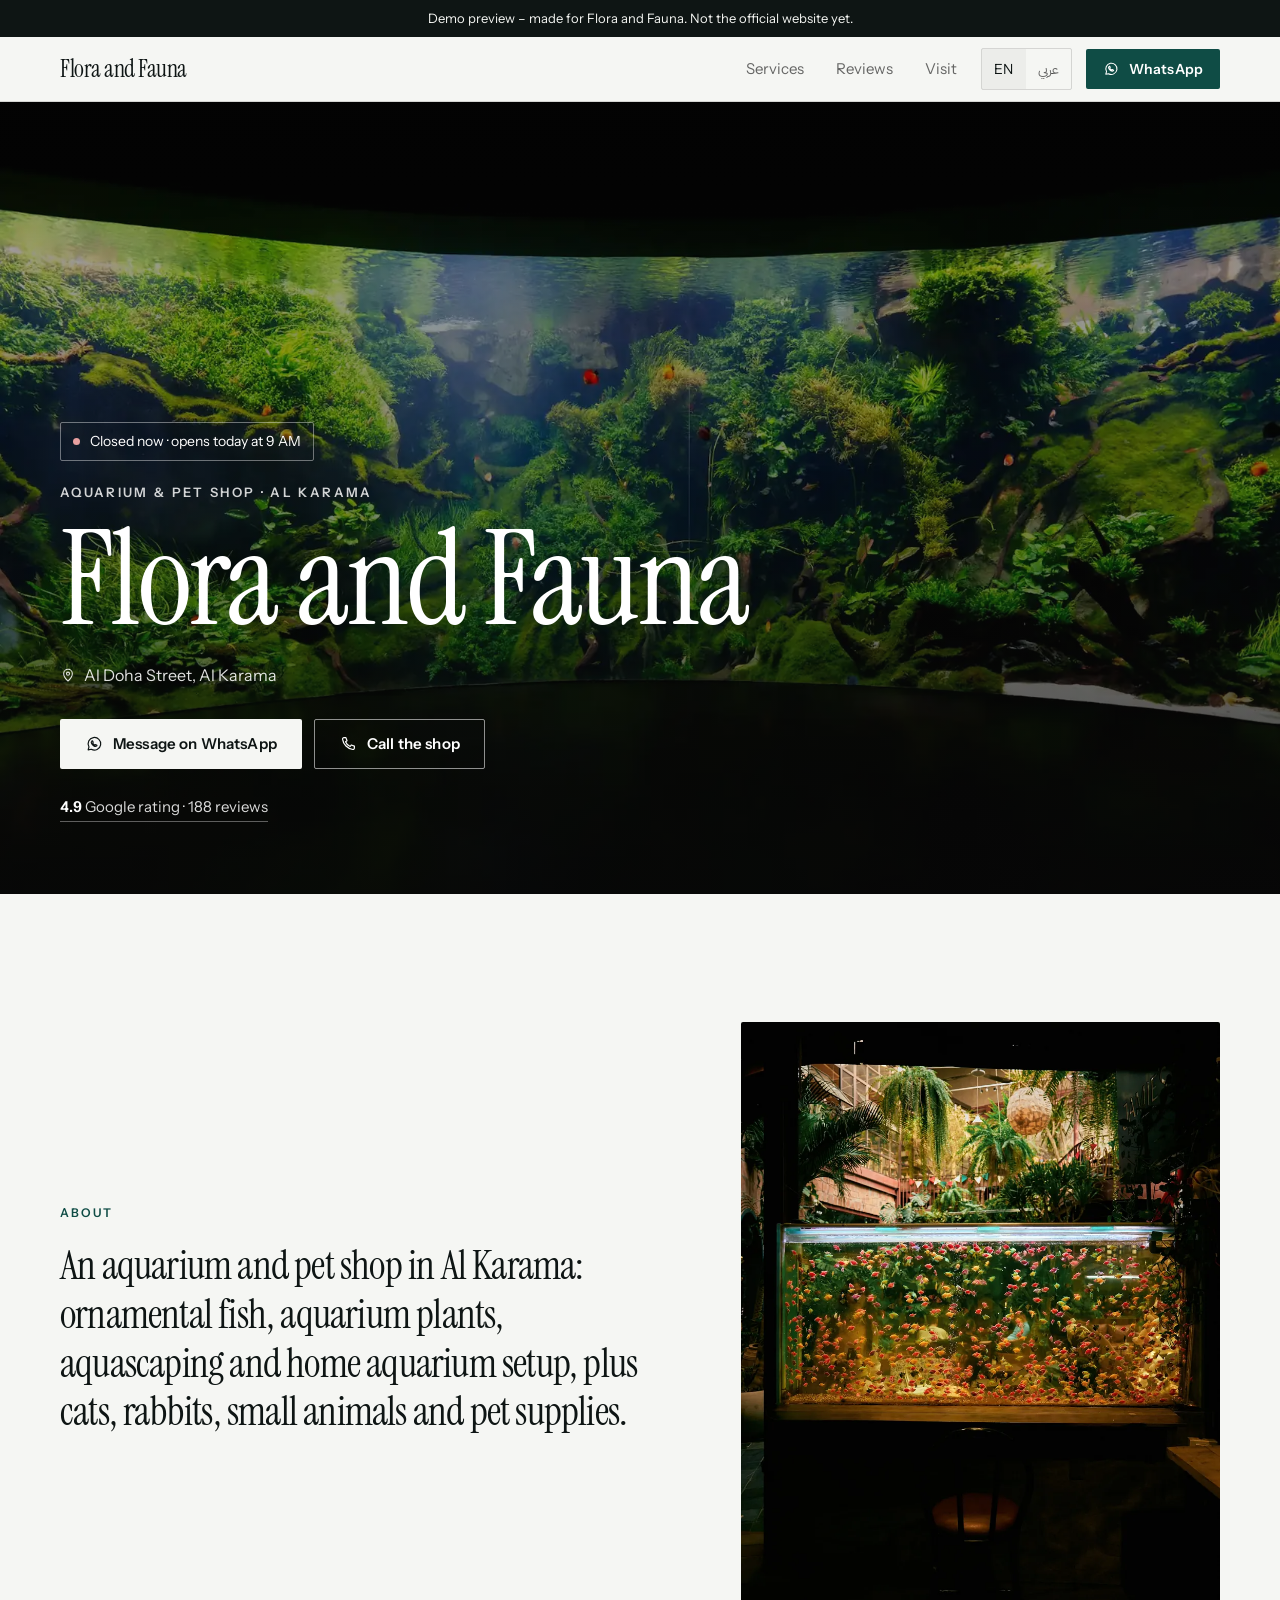
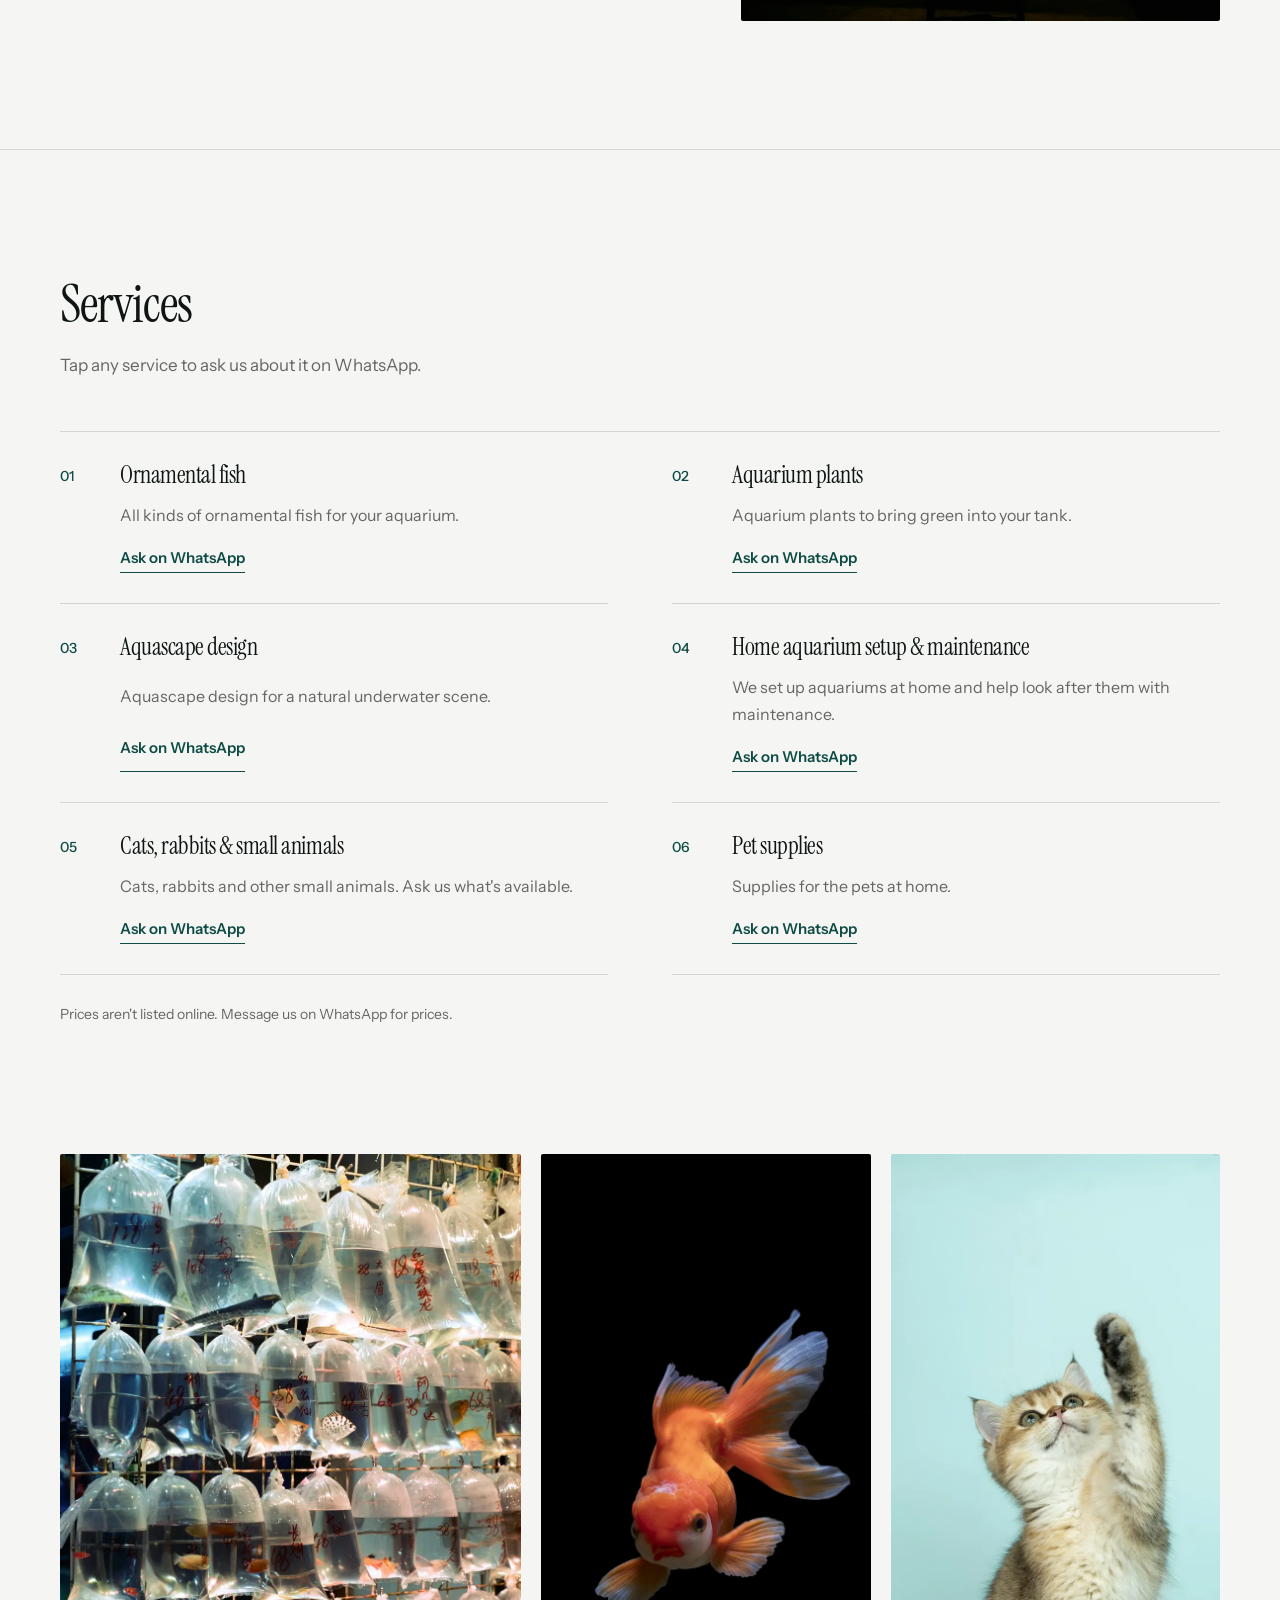
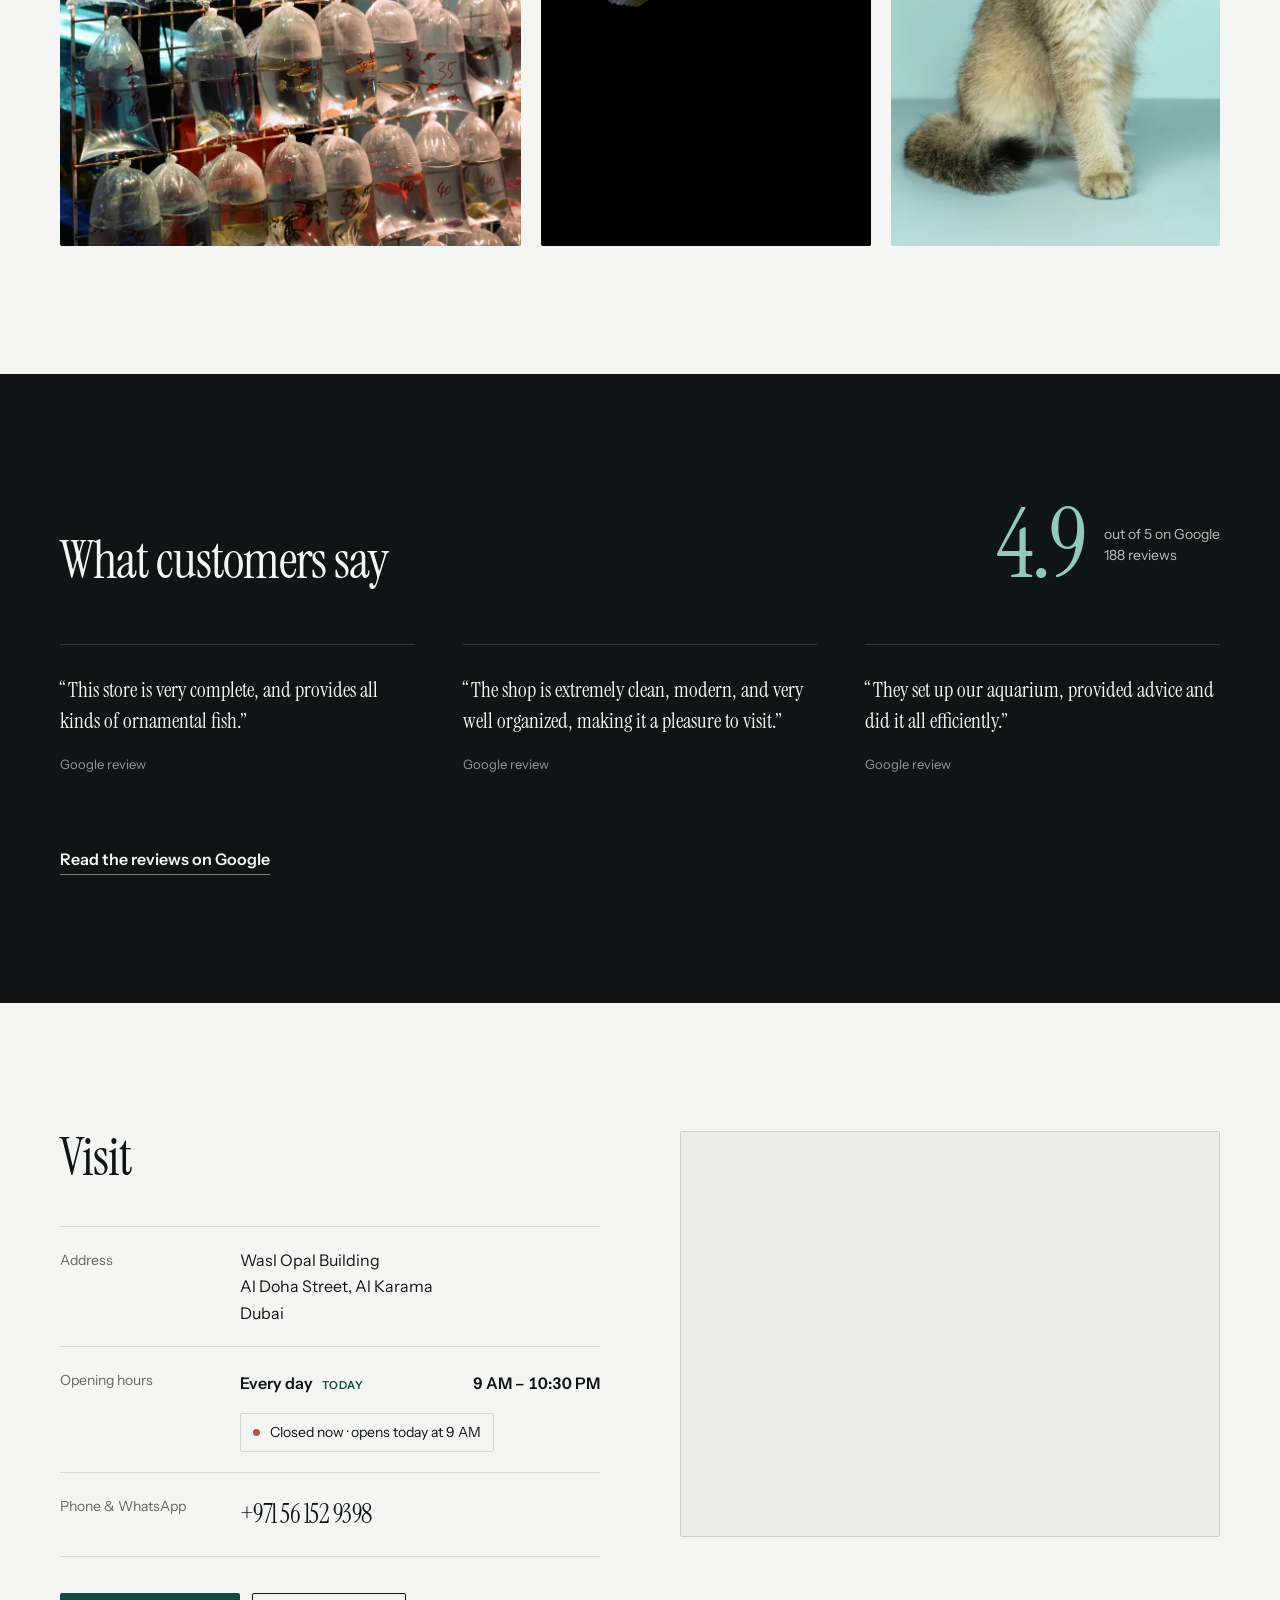
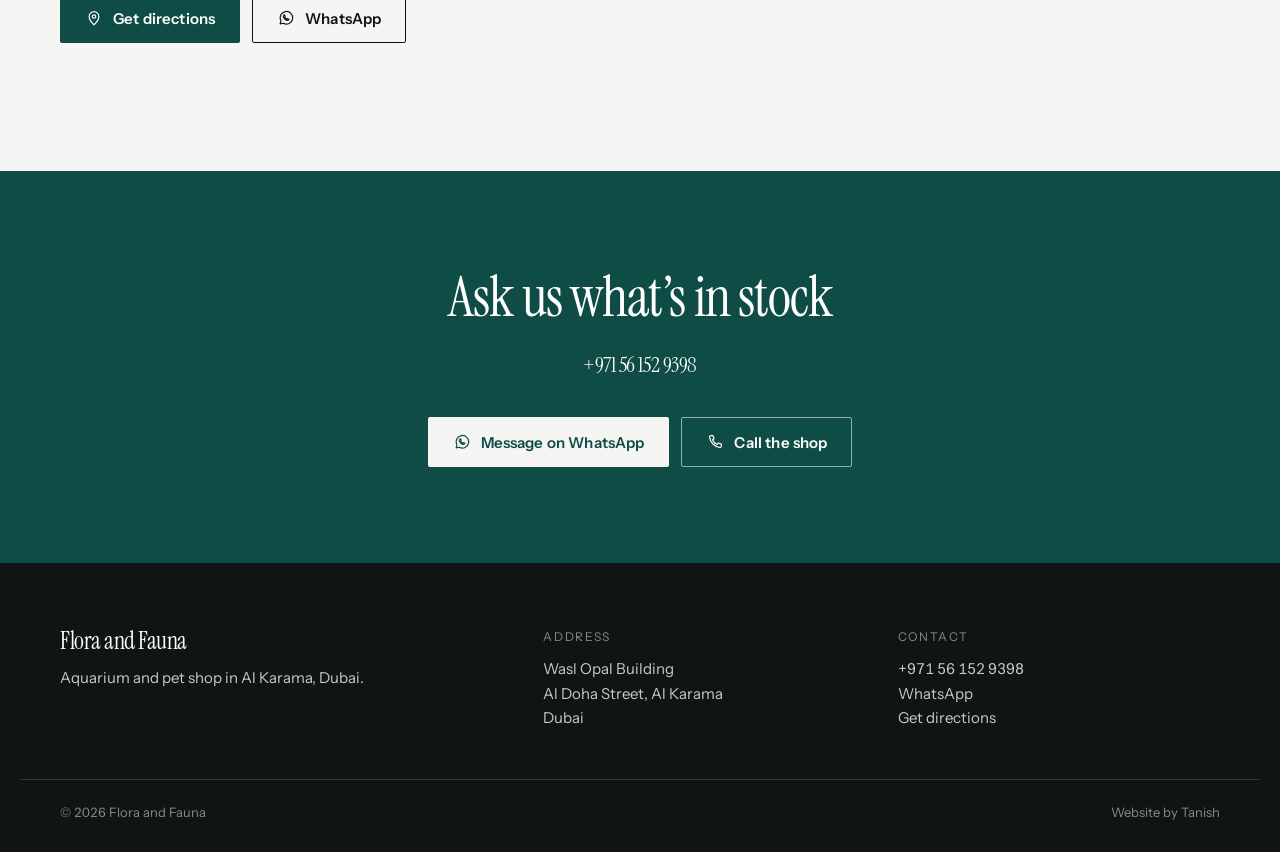
<file: index.html>
<!doctype html>
<html lang="en" dir="ltr">
<head>
  <meta charset="utf-8">
  <meta name="viewport" content="width=device-width, initial-scale=1, viewport-fit=cover">
  <title>Flora and Fauna · Aquarium &amp; pet shop · Al Karama</title>
  <meta name="description" content="An aquarium and pet shop in Al Karama: ornamental fish, aquarium plants, aquascaping and home aquarium setup, plus cats, rabbits, small animals and pet supplies. Rated 4.9 on Google.">
  <meta name="robots" content="noindex">
  <meta name="theme-color" content="#F5F6F3">

  <link rel="icon" href="images/icon.png" type="image/png">
  <link rel="apple-touch-icon" href="images/icon.png">

  <!-- Social sharing (WhatsApp, iMessage, X…). WhatsApp previews don't run JavaScript, so these are plain text. -->
  <meta property="og:type" content="website">
  <meta property="og:site_name" content="Flora and Fauna">
  <meta property="og:title" content="Flora and Fauna · Al Doha Street, Al Karama">
  <meta property="og:description" content="Aquarium &amp; pet shop · Al Karama. 4.9 on Google (188 reviews) · Message on WhatsApp.">
  <meta property="og:url" content="https://tanish0212.github.io/flora-and-fauna-demo/">
  <meta property="og:image" content="https://tanish0212.github.io/flora-and-fauna-demo/images/og-image.jpg">
  <meta property="og:image:secure_url" content="https://tanish0212.github.io/flora-and-fauna-demo/images/og-image.jpg">
  <meta property="og:image:type" content="image/jpeg">
  <meta property="og:image:width" content="1200">
  <meta property="og:image:height" content="630">
  <meta property="og:image:alt" content="Flora and Fauna, Aquarium &amp; pet shop · Al Karama">
  <meta name="twitter:card" content="summary_large_image">
  <meta name="twitter:title" content="Flora and Fauna · Al Doha Street, Al Karama">
  <meta name="twitter:description" content="Aquarium &amp; pet shop · Al Karama. 4.9 on Google (188 reviews) · Message on WhatsApp.">
  <meta name="twitter:image" content="https://tanish0212.github.io/flora-and-fauna-demo/images/og-image.jpg">

  <link rel="preconnect" href="https://fonts.googleapis.com">
  <link rel="preconnect" href="https://fonts.gstatic.com" crossorigin>
  <link rel="preload" as="image" href="images/hero.webp" imagesrcset="images/hero-m.webp 1000w, images/hero.webp 2000w" imagesizes="100vw" fetchpriority="high">
  <link rel="preload" as="style" href="https://fonts.googleapis.com/css2?family=Instrument+Serif:ital@0;1&amp;family=Instrument+Sans:wght@400;500;600&amp;family=IBM+Plex+Sans+Arabic:wght@500;700&amp;display=swap">
  <link rel="stylesheet" href="https://fonts.googleapis.com/css2?family=Instrument+Serif:ital@0;1&amp;family=Instrument+Sans:wght@400;500;600&amp;family=IBM+Plex+Sans+Arabic:wght@500;700&amp;display=swap" media="print" onload="this.media='all'">
  <noscript><link rel="stylesheet" href="https://fonts.googleapis.com/css2?family=Instrument+Serif:ital@0;1&amp;family=Instrument+Sans:wght@400;500;600&amp;family=IBM+Plex+Sans+Arabic:wght@500;700&amp;display=swap"></noscript>
  <link rel="stylesheet" href="style.css">
</head>
<body>
  <a class="skip-link" href="#main" data-t="skip">Skip to content</a>

  <!-- DEMO BANNER: delete this line (or set SHOP.showDemoBanner = false) when the site goes live -->
  <p class="demo-banner" data-t="demoBanner">Demo preview – made for Flora and Fauna. Not the official website yet.</p>

  <header class="site-header">
    <div class="wrap header-inner">
      <a class="wordmark" href="#top" data-t="brandName">Flora and Fauna</a>
      <nav class="nav" data-t-aria="navLabel" aria-label="Main">
        <a href="#services" data-t="navServices">Services</a>
        <a href="#reviews" data-t="navReviews">Reviews</a>
        <a href="#visit" data-t="navVisit">Visit</a>
      </nav>
      <div class="header-actions">
        <div class="lang" role="group" data-t-aria="langLabel" aria-label="Language">
          <button type="button" data-lang="en" lang="en" aria-pressed="true">EN</button>
          <button type="button" data-lang="ar" lang="ar" aria-pressed="false">عربي</button>
        </div>
        <a class="btn btn-solid btn-sm js-wa" href="https://wa.me/971561529398?text=Hello%20Flora%20and%20Fauna%2C%20I%20found%20you%20on%20your%20website%20and%20I%27d%20like%20to%20ask%20about%20your%20services." target="_blank" rel="noopener" data-t-aria="waAria" aria-label="Message Flora and Fauna on WhatsApp">
          <svg class="ico" viewBox="0 0 24 24" width="16" height="16" aria-hidden="true"><use href="#i-wa"/></svg>
          <span class="hide-sm" data-t="waShort">WhatsApp</span>
        </a>
      </div>
    </div>
  </header>

  <main id="main">
    <!-- HERO: full-width photo, shop name over a dark overlay -->
    <section class="hero" id="top" aria-labelledby="hero-title">
      <picture class="hero-photo">
        <source media="(max-width: 700px)" srcset="images/hero-m.webp">
        <img class="js-img" data-img="hero" src="images/hero.webp" alt="A large planted aquarium" width="2000" height="1250" fetchpriority="high">
      </picture>
      <div class="hero-shade" aria-hidden="true"></div>
      <div class="wrap hero-inner">
        <p class="status js-status"><span class="status-dot" aria-hidden="true"></span><span class="status-text"></span></p>
        <p class="hero-kicker" data-t="kicker">Aquarium &amp; pet shop · Al Karama</p>
        <h1 class="hero-name" id="hero-title" data-t="heroName">Flora and Fauna</h1>
        <p class="hero-place">
          <svg class="ico" viewBox="0 0 24 24" width="16" height="16" aria-hidden="true"><use href="#i-pin"/></svg>
          <span data-t="heroPlace">Al Doha Street, Al Karama</span>
        </p>
        <div class="actions">
          <a class="btn btn-light js-wa" href="https://wa.me/971561529398?text=Hello%20Flora%20and%20Fauna%2C%20I%20found%20you%20on%20your%20website%20and%20I%27d%20like%20to%20ask%20about%20your%20services." target="_blank" rel="noopener">
            <svg class="ico" viewBox="0 0 24 24" width="18" height="18" aria-hidden="true"><use href="#i-wa"/></svg>
            <span data-t="waCta">Message on WhatsApp</span><span class="visually-hidden js-newtab"></span>
          </a>
          <a class="btn btn-line-light js-tel" href="tel:+971561529398">
            <svg class="ico" viewBox="0 0 24 24" width="18" height="18" aria-hidden="true"><use href="#i-phone"/></svg>
            <span data-t="callCta">Call us</span>
          </a>
        </div>
        <a class="hero-rating js-reviews" href="https://www.google.com/maps/search/?api=1&amp;query=Flora+and+Fauna+Wasl+Opal+Building+Al+Doha+Street+Al+Karama+Dubai" target="_blank" rel="noopener"><span class="num">4.9</span> <span data-t="ratingShort">Google rating</span> · <span data-t="ratingCount">188 reviews</span><span class="visually-hidden js-newtab"></span></a>
      </div>
    </section>

    <!-- INTRO -->
    <section class="section intro" aria-labelledby="intro-title">
      <div class="wrap intro-grid">
        <div class="intro-copy reveal">
          <p class="label" data-t="introLabel">About</p>
          <h2 class="intro-lead" id="intro-title" data-t="intro">An aquarium and pet shop in Al Karama: ornamental fish, aquarium plants, aquascaping and home aquarium setup, plus cats, rabbits, small animals and pet supplies.</h2>
          <div class="story js-story"></div>
          <dl class="facts js-facts"></dl>
        </div>
        <figure class="intro-photo reveal">
          <img class="js-img" data-img="intro" src="images/photo-1.webp" alt="A lit aquarium full of plants" width="1120" height="1400" loading="lazy" decoding="async">
        </figure>
      </div>
    </section>

    <!-- SERVICES -->
    <section class="section services-section" id="services" aria-labelledby="services-title">
      <div class="wrap">
        <header class="section-head reveal">
          <h2 id="services-title" data-t="servicesTitle">Services</h2>
          <p class="section-intro" data-t="servicesIntro"></p>
        </header>
        <ol class="services js-services" role="list"></ol>
        <p class="note reveal" data-t="quoteNote"></p>
      </div>
    </section>

    <!-- PHOTOS -->
    <section class="gallery" aria-label="Photos">
      <div class="wrap">
        <div class="gallery-grid gallery-grid--3 reveal">
          <img class="js-img" data-img="photo-2" src="images/photo-2.webp" alt="Fish in water-filled bags at an aquarium shop" width="1120" height="1400" loading="lazy" decoding="async">
          <img class="js-img" data-img="photo-3" src="images/photo-3.webp" alt="A goldfish against a dark background" width="1120" height="1400" loading="lazy" decoding="async">
          <img class="js-img" data-img="photo-4" src="images/photo-4.webp" alt="A kitten reaching up" width="1120" height="1400" loading="lazy" decoding="async">
        </div>
      </div>
    </section>

    <!-- REVIEWS -->
    <section class="section reviews-section" id="reviews" aria-labelledby="reviews-title">
      <div class="wrap">
        <div class="reviews-head reveal">
          <div>
            <h2 id="reviews-title" data-t="reviewsTitle">What customers say</h2>
            <p class="reviews-sub js-reviews-sub"></p>
          </div>
          <div class="score">
            <span class="score-value num" lang="en" dir="ltr">4.9</span>
            <span class="score-meta"><span data-t="outOf">out of 5 on Google</span><br><span data-t="ratingCount">188 reviews</span></span>
          </div>
        </div>
        <ul class="reviews js-reviews-list" role="list"></ul>
        <a class="text-link js-reviews reveal" href="https://www.google.com/maps/search/?api=1&amp;query=Flora+and+Fauna+Wasl+Opal+Building+Al+Doha+Street+Al+Karama+Dubai" target="_blank" rel="noopener"><span data-t="readMore">Read the reviews on Google</span><span class="visually-hidden js-newtab"></span></a>
      </div>
    </section>

    <!-- VISIT -->
    <section class="section visit-section" id="visit" aria-labelledby="visit-title">
      <div class="wrap visit-grid">
        <div class="visit-copy reveal">
          <h2 id="visit-title" data-t="visitTitle">Visit</h2>
          <dl class="info">
            <div>
              <dt data-t="addressLabel">Address</dt>
              <dd><address class="js-address"></address></dd>
            </div>
            <div>
              <dt data-t="hoursLabel">Opening hours</dt>
              <dd>
                <table class="hours js-hours"></table>
                <p class="status status--ink js-status"><span class="status-dot" aria-hidden="true"></span><span class="status-text"></span></p>
              </dd>
            </div>
            <div>
              <dt data-t="phoneLabel">Phone &amp; WhatsApp</dt>
              <dd><a class="phone-link js-tel js-phone" href="tel:+971561529398">+971 56 152 9398</a></dd>
            </div>
          </dl>
          <div class="actions">
            <a class="btn btn-solid js-dir" href="https://www.google.com/maps/search/?api=1&amp;query=Flora+and+Fauna+Wasl+Opal+Building+Al+Doha+Street+Al+Karama+Dubai" target="_blank" rel="noopener">
              <svg class="ico" viewBox="0 0 24 24" width="18" height="18" aria-hidden="true"><use href="#i-pin"/></svg>
              <span data-t="directions">Get directions</span><span class="visually-hidden js-newtab"></span>
            </a>
            <a class="btn btn-line js-wa" href="https://wa.me/971561529398?text=Hello%20Flora%20and%20Fauna%2C%20I%20found%20you%20on%20your%20website%20and%20I%27d%20like%20to%20ask%20about%20your%20services." target="_blank" rel="noopener">
              <svg class="ico" viewBox="0 0 24 24" width="18" height="18" aria-hidden="true"><use href="#i-wa"/></svg>
              <span data-t="waShort">WhatsApp</span><span class="visually-hidden js-newtab"></span>
            </a>
          </div>
        </div>
        <div class="map reveal">
          <iframe class="js-map" title="Map" width="640" height="480" loading="lazy" referrerpolicy="no-referrer-when-downgrade" allowfullscreen></iframe>
        </div>
      </div>
    </section>

    <!-- CLOSING -->
    <section class="closing" aria-labelledby="closing-title">
      <div class="wrap closing-inner reveal">
        <h2 id="closing-title" class="closing-title" data-t="closingTitle">Ask us what’s in stock</h2>
        <p class="closing-phone"><a class="js-tel js-phone" href="tel:+971561529398">+971 56 152 9398</a></p>
        <div class="actions actions--center">
          <a class="btn btn-light js-wa" href="https://wa.me/971561529398?text=Hello%20Flora%20and%20Fauna%2C%20I%20found%20you%20on%20your%20website%20and%20I%27d%20like%20to%20ask%20about%20your%20services." target="_blank" rel="noopener">
            <svg class="ico" viewBox="0 0 24 24" width="18" height="18" aria-hidden="true"><use href="#i-wa"/></svg>
            <span data-t="waCta">Message on WhatsApp</span><span class="visually-hidden js-newtab"></span>
          </a>
          <a class="btn btn-line-light js-tel" href="tel:+971561529398">
            <svg class="ico" viewBox="0 0 24 24" width="18" height="18" aria-hidden="true"><use href="#i-phone"/></svg>
            <span data-t="callCta">Call us</span>
          </a>
        </div>
      </div>
    </section>
  </main>

  <footer class="site-footer">
    <div class="wrap footer-grid">
      <div>
        <p class="footer-name" data-t="footerName">Flora and Fauna</p>
        <p class="footer-tag" data-t="footerTag"></p>
      </div>
      <div>
        <p class="footer-label" data-t="addressLabel">Address</p>
        <address class="js-address"></address>
      </div>
      <div>
        <p class="footer-label" data-t="footerContact">Contact</p>
        <p><a class="js-tel js-phone" href="tel:+971561529398">+971 56 152 9398</a></p>
        <p><a class="js-wa" href="https://wa.me/971561529398?text=Hello%20Flora%20and%20Fauna%2C%20I%20found%20you%20on%20your%20website%20and%20I%27d%20like%20to%20ask%20about%20your%20services." target="_blank" rel="noopener"><span data-t="waShort">WhatsApp</span><span class="visually-hidden js-newtab"></span></a></p>
        <p><a class="js-dir" href="https://www.google.com/maps/search/?api=1&amp;query=Flora+and+Fauna+Wasl+Opal+Building+Al+Doha+Street+Al+Karama+Dubai" target="_blank" rel="noopener"><span data-t="directions">Get directions</span><span class="visually-hidden js-newtab"></span></a></p>
      </div>
    </div>
    <div class="wrap footer-bottom">
      <p>© <span class="js-year num"></span> <span lang="en" data-shop="name">Flora and Fauna</span></p>
      <p data-t="credit">Website by Tanish</p>
    </div>
  </footer>

  <a class="fab js-wa" href="https://wa.me/971561529398?text=Hello%20Flora%20and%20Fauna%2C%20I%20found%20you%20on%20your%20website%20and%20I%27d%20like%20to%20ask%20about%20your%20services." target="_blank" rel="noopener" data-t-aria="waAria" aria-label="Message Flora and Fauna on WhatsApp">
    <svg viewBox="0 0 24 24" width="24" height="24" aria-hidden="true"><use href="#i-wa"/></svg>
  </a>

  <!-- The only icons: WhatsApp, phone, map pin -->
  <svg width="0" height="0" style="position:absolute" aria-hidden="true" focusable="false">
    <symbol id="i-wa" viewBox="0 0 24 24"><g fill="none" stroke="currentColor" stroke-width="1.6" stroke-linecap="round" stroke-linejoin="round"><path d="M4.2 19.8l1.1-3.9A8.4 8.4 0 1 1 8.4 19z"/><path d="M9 8.3c.2-.5.6-.6 1-.5l.9 2-.7.9c.5 1.2 1.5 2.2 2.8 2.8l.9-.7 2 .9c.1.4 0 .8-.5 1.1-.9.6-2.1.6-3.6-.2a8.4 8.4 0 0 1-2.9-2.9c-.8-1.5-.8-2.7.1-3.4z"/></g></symbol>
    <symbol id="i-pin" viewBox="0 0 24 24"><g fill="none" stroke="currentColor" stroke-width="1.6" stroke-linecap="round" stroke-linejoin="round"><path d="M12 21s-6.5-5.8-6.5-11a6.5 6.5 0 0 1 13 0c0 5.2-6.5 11-6.5 11Z"/><circle cx="12" cy="10" r="2.3"/></g></symbol>
    <symbol id="i-phone" viewBox="0 0 24 24"><path fill="none" stroke="currentColor" stroke-width="1.6" stroke-linecap="round" stroke-linejoin="round" d="M6.6 3.5h2.6l1.5 4.2-2 1.4a10.6 10.6 0 0 0 6.2 6.2l1.4-2 4.2 1.5v2.6a1.9 1.9 0 0 1-2 1.9A16.2 16.2 0 0 1 4.7 5.5a1.9 1.9 0 0 1 1.9-2Z"/></symbol>
  </svg>

  <noscript>
    <div class="noscript">Flora and Fauna · Wasl Opal Building, Al Doha Street, Al Karama · <a href="https://wa.me/971561529398">WhatsApp +971 56 152 9398</a></div>
  </noscript>

  <script src="script.js"></script>
</body>
</html>
</file>
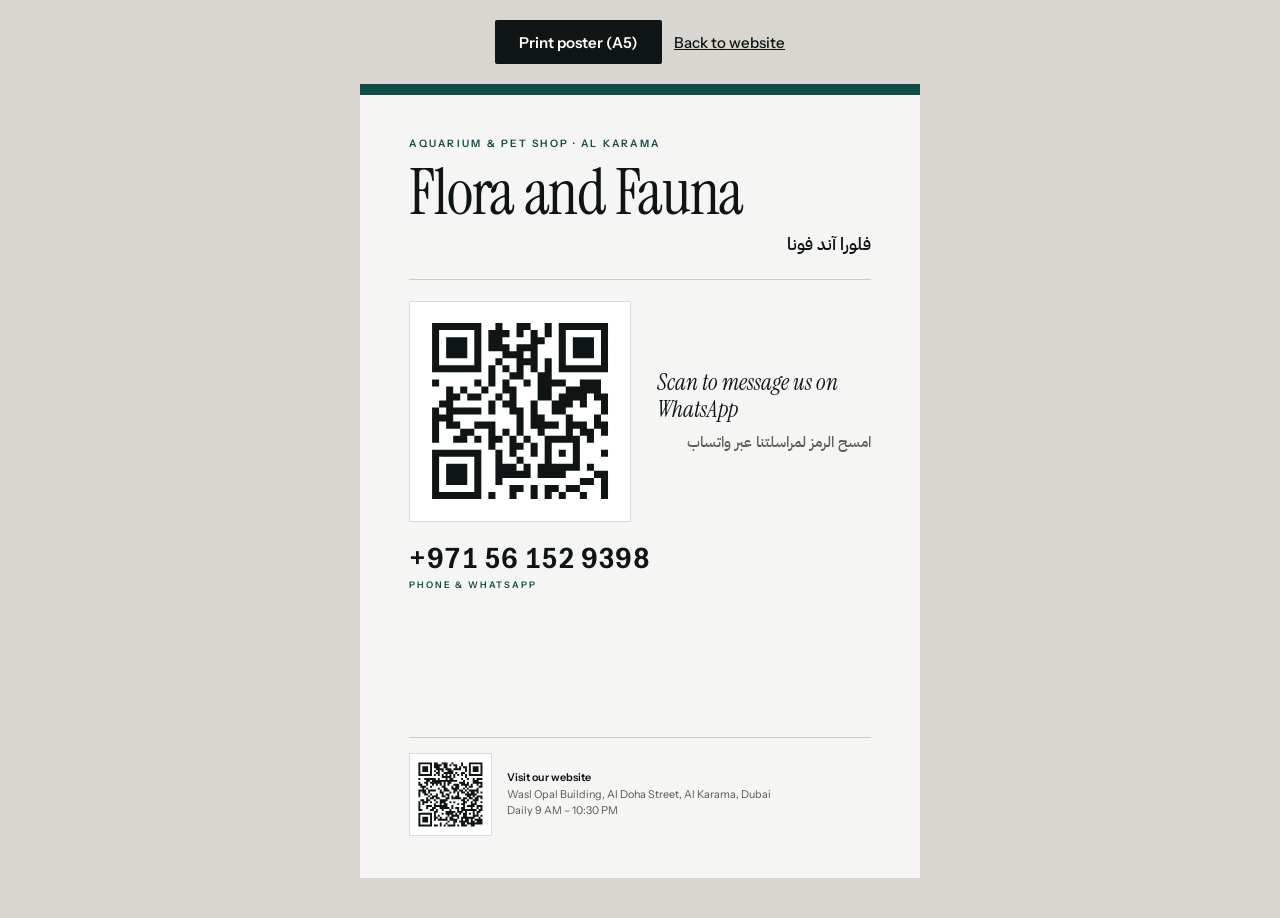
<file: poster.html>
<!doctype html>
<html lang="en">
<head>
  <meta charset="utf-8">
  <meta name="viewport" content="width=device-width, initial-scale=1">
  <meta name="robots" content="noindex">
  <title>Counter poster · Flora and Fauna</title>
  <link rel="icon" href="images/icon.png" type="image/png">
  <link rel="preconnect" href="https://fonts.googleapis.com">
  <link rel="preconnect" href="https://fonts.gstatic.com" crossorigin>
  <link rel="stylesheet" href="https://fonts.googleapis.com/css2?family=Instrument+Serif:ital@0;1&amp;family=Instrument+Sans:wght@400;500;600&amp;family=IBM+Plex+Sans+Arabic:wght@500;700&amp;display=swap">
  <style>
    /* Printable A5 counter poster. Print with "Margins: none" and "Background graphics" on.
       QR codes are static inline SVG, generated locally with segno (see README). */
    @page { size: A5 portrait; margin: 0; }
    * { box-sizing: border-box; }
    html, body { margin: 0; }
    body { background: #D9D6D0; font-family: "Instrument Sans", system-ui, -apple-system, "Segoe UI", sans-serif; color: #0E1514; -webkit-print-color-adjust: exact; print-color-adjust: exact; }
    .toolbar { display: flex; justify-content: center; flex-wrap: wrap; gap: 12px; padding: 20px 16px 0; }
    .toolbar button { font: 600 15px "Instrument Sans", system-ui, -apple-system, "Segoe UI", sans-serif; padding: 0 24px; min-height: 44px; border: 0; border-radius: 2px; background: #0E1514; color: #fff; cursor: pointer; }
    .toolbar a { font: 500 15px "Instrument Sans", system-ui, -apple-system, "Segoe UI", sans-serif; color: #0E1514; align-self: center; min-height: 44px; display: inline-flex; align-items: center; }
    .sheet {
      width: 148mm; height: 210mm; margin: 20px auto 40px; background: #F5F6F3;
      padding: 14mm 13mm 11mm; display: flex; flex-direction: column; position: relative; overflow: hidden;
      font-variant-numeric: lining-nums;
    }
    .kicker { margin: 0; font: 600 2.7mm/1.3 "Instrument Sans", system-ui, -apple-system, "Segoe UI", sans-serif; letter-spacing: .22em; text-transform: uppercase; color: #0F4C45; }
    .name { margin: 3mm 0 0; font: 400 17mm/0.98 "Instrument Serif", Georgia, "Times New Roman", serif; letter-spacing: -0.02em; }
    .ar-name { margin: 2mm 0 0; font: 600 4.6mm/1.4 "IBM Plex Sans Arabic", "Segoe UI", Tahoma, sans-serif; direction: rtl; text-align: start; }
    .rule { height: 0; border-top: .25mm solid #0E1514; opacity: .18; margin: 6mm 0 5.5mm; }
    .row { display: flex; gap: 7mm; align-items: center; }
    .qr-box { padding: 2mm; background: #fff; border: .25mm solid rgba(0,0,0,.14); flex: none; }
    .qr { display: block; width: 54mm; height: 54mm; }
    .cta { margin: 0; font: italic 400 6.2mm/1.15 "Instrument Serif", Georgia, "Times New Roman", serif; }
    .cta-ar { margin: 2mm 0 0; font: 500 4mm/1.5 "IBM Plex Sans Arabic", "Segoe UI", Tahoma, sans-serif; direction: rtl; color: rgba(0,0,0,.62); }
    .phone { margin: 6mm 0 0; font: 600 7.4mm/1 "Instrument Sans", system-ui, -apple-system, "Segoe UI", sans-serif; letter-spacing: .01em; font-variant-numeric: lining-nums tabular-nums; }
    .phone-label { margin: 1.6mm 0 0; font: 600 2.4mm "Instrument Sans", system-ui, -apple-system, "Segoe UI", sans-serif; letter-spacing: .2em; text-transform: uppercase; color: #0F4C45; }
    .foot { margin-top: auto; display: flex; align-items: center; gap: 4mm; padding-top: 4mm; border-top: .25mm solid rgba(0,0,0,.18); }
    .qr-small { display: block; width: 19mm; height: 19mm; flex: none; background: #fff; padding: 1.2mm; box-sizing: content-box; border: .25mm solid rgba(0,0,0,.14); }
    .foot p { margin: 0; font: 400 2.85mm/1.5 "Instrument Sans", system-ui, -apple-system, "Segoe UI", sans-serif; color: rgba(0,0,0,.66); }
    .foot b { font-weight: 600; color: #0E1514; }
    .band { position: absolute; left: 0; right: 0; top: 0; height: 3mm; background: #0F4C45; }
    @media print {
      body { background: none; }
      .toolbar { display: none; }
      .sheet { margin: 0; }
    }
    @media screen and (max-width: 600px) { .sheet { zoom: .62; } }
  </style>
</head>
<body>
  <div class="toolbar">
    <button type="button" onclick="window.print()">Print poster (A5)</button>
    <a href="./">Back to website</a>
  </div>

  <main class="sheet">
    <div class="band"></div>
    <p class="kicker">Aquarium &amp; pet shop · Al Karama</p>
    <h1 class="name">Flora and Fauna</h1>
    <p class="ar-name" lang="ar">فلورا آند فونا</p>
    <div class="rule"></div>
    <div class="row">
      <div class="qr-box">
        <svg role="img" aria-label="QR code that opens a WhatsApp chat with Flora and Fauna" viewBox="0 0 29 29" class="qr"><path class="qrline" stroke="#0e1514" d="M2 2.5h7m2 0h1m2 0h2m2 0h1m1 0h7m-25 1h1m5 0h1m1 0h3m1 0h1m1 0h1m1 0h1m1 0h1m5 0h1m-25 1h1m1 0h3m1 0h1m1 0h2m4 0h2m2 0h1m1 0h3m1 0h1m-25 1h1m1 0h3m1 0h1m1 0h3m1 0h3m3 0h1m1 0h3m1 0h1m-25 1h1m1 0h3m1 0h1m3 0h3m1 0h1m3 0h1m1 0h3m1 0h1m-25 1h1m5 0h1m2 0h1m2 0h3m1 0h1m1 0h1m5 0h1m-25 1h7m1 0h1m1 0h1m1 0h1m1 0h1m1 0h1m1 0h7m-17 1h1m2 0h2m2 0h2m-17 1h1m5 0h1m1 0h1m1 0h1m2 0h1m1 0h4m2 0h3m-22 1h1m1 0h1m2 0h1m2 0h2m3 0h2m2 0h5m-22 1h2m1 0h2m2 0h1m1 0h1m3 0h2m1 0h4m1 0h2m-24 1h2m5 0h1m1 0h2m2 0h1m2 0h3m1 0h1m2 0h1m-25 1h1m1 0h5m1 0h1m2 0h2m1 0h1m2 0h2m5 0h1m-25 1h3m9 0h1m1 0h2m3 0h1m3 0h1m-24 1h1m1 0h2m2 0h3m3 0h1m1 0h4m1 0h3m1 0h2m-25 1h1m3 0h2m2 0h1m1 0h1m1 0h1m2 0h1m3 0h1m1 0h2m1 0h1m-25 1h1m2 0h2m1 0h1m1 0h2m1 0h1m1 0h1m2 0h5m1 0h1m-15 1h1m2 0h2m1 0h1m1 0h1m3 0h1m-21 1h7m2 0h1m1 0h1m2 0h1m1 0h1m1 0h1m1 0h1m3 0h1m-25 1h1m5 0h1m2 0h1m2 0h1m3 0h1m3 0h1m-21 1h1m1 0h3m1 0h1m2 0h3m1 0h1m1 0h6m1 0h1m-23 1h1m1 0h3m1 0h1m2 0h5m1 0h4m4 0h2m-25 1h1m1 0h3m1 0h1m2 0h1m11 0h2m1 0h1m-25 1h1m5 0h1m4 0h2m1 0h1m1 0h2m1 0h2m3 0h1m-25 1h7m1 0h1m2 0h1m2 0h1m1 0h1m1 0h1m2 0h1m2 0h1"/></svg>
      </div>
      <div>
        <p class="cta">Scan to message us on WhatsApp</p>
        <p class="cta-ar" lang="ar">امسح الرمز لمراسلتنا عبر واتساب</p>
      </div>
    </div>
    <p class="phone">+971 56 152 9398</p>
    <p class="phone-label">Phone &amp; WhatsApp</p>
    <div class="foot">
      <svg role="img" aria-label="QR code that opens the Flora and Fauna website" viewBox="0 0 37 37" class="qr-small"><path class="qrline" stroke="#0e1514" d="M2 2.5h7m1 0h2m2 0h3m2 0h1m4 0h1m3 0h7m-33 1h1m5 0h1m1 0h4m1 0h2m1 0h1m1 0h2m2 0h1m3 0h1m5 0h1m-33 1h1m1 0h3m1 0h1m1 0h3m2 0h2m4 0h1m1 0h1m1 0h2m1 0h1m1 0h3m1 0h1m-33 1h1m1 0h3m1 0h1m2 0h4m1 0h3m1 0h4m2 0h1m1 0h1m1 0h3m1 0h1m-33 1h1m1 0h3m1 0h1m1 0h1m1 0h1m1 0h1m2 0h3m6 0h1m1 0h1m1 0h3m1 0h1m-33 1h1m5 0h1m2 0h2m2 0h5m1 0h1m2 0h2m2 0h1m5 0h1m-33 1h7m1 0h1m1 0h1m1 0h1m1 0h1m1 0h1m1 0h1m1 0h1m1 0h1m1 0h1m1 0h7m-21 1h5m1 0h1m5 0h1m-25 1h1m2 0h6m1 0h1m3 0h1m1 0h2m4 0h1m2 0h1m2 0h1m1 0h3m-29 1h2m1 0h13m3 0h1m4 0h3m-31 1h1m2 0h2m1 0h6m1 0h1m1 0h2m4 0h3m1 0h1m2 0h5m-33 1h2m2 0h1m2 0h1m1 0h1m1 0h1m1 0h1m1 0h1m2 0h3m1 0h4m1 0h1m2 0h1m1 0h1m-32 1h3m2 0h1m5 0h2m3 0h1m1 0h2m3 0h1m1 0h2m3 0h2m-31 1h1m1 0h1m5 0h1m2 0h2m2 0h4m2 0h1m1 0h1m4 0h1m-31 1h4m1 0h4m2 0h1m1 0h3m2 0h2m1 0h2m1 0h1m1 0h5m-31 1h1m1 0h2m1 0h1m5 0h2m3 0h1m1 0h1m1 0h1m1 0h2m1 0h1m1 0h2m1 0h1m1 0h1m-33 1h1m2 0h2m1 0h1m2 0h1m2 0h1m1 0h2m4 0h1m3 0h6m-30 1h1m4 0h1m1 0h3m2 0h2m1 0h1m1 0h1m1 0h2m4 0h2m1 0h1m1 0h3m-29 1h1m1 0h2m1 0h2m3 0h2m1 0h5m1 0h2m1 0h2m1 0h2m1 0h1m-32 1h2m1 0h2m2 0h1m2 0h4m7 0h2m1 0h1m2 0h3m-31 1h1m1 0h3m1 0h1m2 0h1m1 0h3m2 0h1m1 0h1m4 0h2m2 0h1m1 0h1m2 0h1m-33 1h1m1 0h1m5 0h1m2 0h1m1 0h2m5 0h1m1 0h2m3 0h3m-30 1h1m3 0h3m1 0h7m2 0h1m5 0h1m1 0h4m1 0h3m-33 1h1m3 0h1m2 0h2m2 0h5m1 0h1m1 0h2m1 0h2m3 0h1m2 0h1m1 0h1m-33 1h2m4 0h2m1 0h1m2 0h1m3 0h1m3 0h1m1 0h8m1 0h2m-25 1h2m4 0h5m1 0h3m1 0h1m3 0h1m1 0h2m-32 1h7m1 0h1m3 0h1m1 0h4m1 0h1m1 0h1m1 0h2m1 0h1m1 0h1m1 0h1m-31 1h1m5 0h1m1 0h1m1 0h1m4 0h1m1 0h4m2 0h2m3 0h3m1 0h1m-33 1h1m1 0h3m1 0h1m1 0h2m1 0h1m2 0h1m1 0h2m2 0h1m1 0h7m2 0h1m-32 1h1m1 0h3m1 0h1m1 0h1m1 0h5m1 0h4m2 0h1m1 0h2m1 0h1m1 0h4m-33 1h1m1 0h3m1 0h1m8 0h1m2 0h2m1 0h5m1 0h2m1 0h3m-33 1h1m5 0h1m4 0h1m2 0h1m3 0h1m3 0h2m1 0h8m-33 1h7m1 0h2m1 0h1m1 0h1m1 0h4m1 0h1m1 0h3m2 0h2"/></svg>
      <p><b>Visit our website</b><br>Wasl Opal Building, Al Doha Street, Al Karama, Dubai<br>Daily 9 AM – 10:30 PM</p>
    </div>
  </main>
</body>
</html>
</file>
<file: style.css>
/* Flora and Fauna: editorial design. Two brand colours: #0F4C45 / #93C9BB. */

:root {
  --accent: #0F4C45; --accent-2: #93C9BB; --on-accent: #FFFFFF;
  --ink: #0E1514; --paper: #F5F6F3; --paper-2: rgba(0, 0, 0, .035);
  --muted: rgba(20, 20, 20, .64); --line: rgba(20, 20, 20, .14);
  --f-display: "Instrument Serif", Georgia, "Times New Roman", serif; --f-body: "Instrument Sans", system-ui, -apple-system, "Segoe UI", sans-serif; --f-quote: "Instrument Serif", Georgia, "Times New Roman", serif;
  --f-ar: "IBM Plex Sans Arabic", "Segoe UI", Tahoma, sans-serif; --f-ar-display: "IBM Plex Sans Arabic", "Segoe UI", Tahoma, sans-serif;
  --display-weight: 400; --ar-display-weight: 700; --display-tracking: -0.02em;
  --radius: 2px; --hero-pos: 50% 50%;
  color-scheme: light;
}

/* ======================================================================
   Shared editorial stylesheet. Each site sets only the variables above
   this block: two brand colours (--accent, --accent-2), near-black ink,
   off-white paper, and its fonts. No shadows, no gradients except the
   photo overlay, 1px rules, small radius, fades only.
   ====================================================================== */
*, *::before, *::after { box-sizing: border-box; }
html { -webkit-text-size-adjust: 100%; scroll-behavior: smooth; scroll-padding-top: 72px; }
body {
  margin: 0; background: var(--paper); color: var(--ink);
  font: 400 1rem/1.65 var(--f-body); font-variant-numeric: lining-nums;
  -webkit-font-smoothing: antialiased; text-rendering: optimizeLegibility;
}
html[lang="ar"] body { font-family: var(--f-ar); line-height: 1.8; }
img { display: block; max-width: 100%; height: auto; }
a { color: inherit; }
h1, h2, h3, p, dl, dd, figure, ol, ul { margin: 0; }
ol, ul { padding: 0; list-style: none; }
address { font-style: normal; }
button { font: inherit; color: inherit; }
:focus-visible { outline: 2px solid var(--accent); outline-offset: 3px; }

.wrap { width: 100%; max-width: 1240px; margin-inline: auto; padding-inline: 20px; }
@media (min-width: 768px) { .wrap { padding-inline: 40px; } }
.visually-hidden { position: absolute !important; width: 1px; height: 1px; overflow: hidden; clip: rect(0 0 0 0); white-space: nowrap; }
.num, .ltr { font-variant-numeric: lining-nums tabular-nums; }
.skip-link { position: absolute; inset-inline-start: 12px; top: -60px; z-index: 100; background: var(--ink); color: var(--paper); padding: 10px 16px; text-decoration: none; }
.skip-link:focus { top: 12px; }

/* ---------- type ---------- */
h1, h2, h3, .wordmark, .footer-name, .score-value, .closing-phone, .phone-link {
  font-family: var(--f-display); font-weight: var(--display-weight); letter-spacing: var(--display-tracking);
}
html[lang="ar"] :is(h1, h2, h3, .wordmark, .footer-name, .closing-title) { font-family: var(--f-ar-display); letter-spacing: 0; font-weight: var(--ar-display-weight); }
h2 { font-size: clamp(2rem, 4.4vw, 3.25rem); line-height: 1.05; }
html[lang="ar"] h2 { line-height: 1.35; }
.label {
  font: 600 .75rem/1 var(--f-body); letter-spacing: .16em; text-transform: uppercase; color: var(--accent);
  margin-bottom: 22px;
}
html[lang="ar"] .label { font-family: var(--f-ar); letter-spacing: 0; text-transform: none; font-size: .9375rem; }

/* ---------- buttons ---------- */
.btn {
  display: inline-flex; align-items: center; justify-content: center; gap: 10px;
  min-height: 50px; padding: 0 24px; border-radius: var(--radius); border: 1px solid transparent;
  font: 600 .9375rem/1 var(--f-body); letter-spacing: .01em; text-decoration: none; white-space: nowrap;
  transition: background-color .2s, color .2s, border-color .2s;
}
html[lang="ar"] .btn { font-family: var(--f-ar); font-size: 1rem; letter-spacing: 0; }
.btn-sm { min-height: 40px; padding: 0 16px; font-size: .875rem; }
.btn-solid { background: var(--accent); color: var(--on-accent); }
.btn-solid:hover { background: var(--ink); }
.btn-line { border-color: var(--ink); color: var(--ink); }
.btn-line:hover { background: var(--ink); color: var(--paper); }
.btn-light { background: var(--paper); color: var(--ink); }
.btn-light:hover { background: #fff; }
.btn-line-light { border-color: rgba(255, 255, 255, .55); color: #fff; }
.btn-line-light:hover { border-color: #fff; background: rgba(255, 255, 255, .08); }
.ico { flex: none; }
.actions { display: flex; flex-wrap: wrap; gap: 12px; }
.actions--center { justify-content: center; }

/* ---------- demo banner + header ---------- */
.demo-banner { background: var(--ink); color: var(--paper); text-align: center; font-size: .8125rem; padding: 8px 16px; }
.demo-banner[hidden] { display: none; }
.site-header {
  position: sticky; top: 0; z-index: 50; background: var(--paper);
  border-bottom: 1px solid var(--line);
}
.header-inner { display: flex; align-items: center; gap: 24px; min-height: 64px; }
.wordmark { font-size: 1.5rem; line-height: 1.1; text-decoration: none; margin-inline-end: auto; }
.nav { display: none; gap: 32px; }
.nav a { font-size: .9375rem; text-decoration: none; color: var(--muted); }
.nav a:hover { color: var(--ink); }
.header-actions { display: flex; align-items: center; gap: 14px; }
.lang { display: flex; border: 1px solid var(--line); border-radius: var(--radius); }
.lang button { background: none; border: 0; padding: 0 12px; min-height: 40px; min-width: 44px; cursor: pointer; font-size: .875rem; color: var(--muted); }
.lang button[aria-pressed="true"] { color: var(--ink); background: var(--paper-2); }
.lang button[lang="ar"] { font-family: var(--f-ar); }
.hide-sm { display: none; }
@media (min-width: 900px) { .nav { display: flex; } .hide-sm { display: inline; } }

/* ---------- hero ---------- */
.hero { position: relative; min-height: min(88svh, 820px); display: flex; align-items: flex-end; color: #fff; background: var(--ink); overflow: hidden; }
.hero-photo, .hero-photo img { position: absolute; inset: 0; width: 100%; height: 100%; }
.hero-photo img { object-fit: cover; object-position: var(--hero-pos, 50% 50%); }
.hero-shade { position: absolute; inset: 0; background: linear-gradient(to top, rgba(8, 8, 8, .82) 0%, rgba(8, 8, 8, .5) 45%, rgba(8, 8, 8, .34) 100%); }
.hero-inner { position: relative; padding-top: 120px; padding-bottom: 48px; }
@media (min-width: 768px) { .hero-inner { padding-bottom: 72px; } }
.hero-kicker { font: 600 .8125rem/1.4 var(--f-body); letter-spacing: .18em; text-transform: uppercase; color: rgba(255, 255, 255, .82); margin-top: 22px; }
html[lang="ar"] .hero-kicker { font-family: var(--f-ar); letter-spacing: 0; text-transform: none; font-size: 1rem; }
.hero-name { font-size: clamp(3rem, 10.5vw, 8.25rem); line-height: .96; margin-top: 14px; max-width: 14ch; text-wrap: balance; }
html[lang="ar"] .hero-name { line-height: 1.25; font-size: clamp(2.75rem, 9vw, 6.5rem); }
.hero-place { display: flex; align-items: center; gap: 8px; margin-top: 20px; color: rgba(255, 255, 255, .88); }
.hero .actions { margin-top: 30px; }
.hero-rating { display: inline-block; margin-top: 26px; font-size: .9375rem; color: rgba(255, 255, 255, .85); text-decoration: none; border-bottom: 1px solid rgba(255, 255, 255, .35); padding-bottom: 2px; }
.hero-rating .num { font-weight: 600; color: #fff; }

/* open / closed */
.status { display: inline-flex; align-items: center; gap: 10px; font-size: .875rem; padding: 7px 12px; border: 1px solid rgba(255, 255, 255, .4); border-radius: var(--radius); }
.status-dot { width: 7px; height: 7px; border-radius: 50%; background: currentColor; flex: none; }
.status[data-state="open"] .status-dot { background: #5DD39E; }
.status[data-state="closed"] .status-dot { background: #E8A0A0; }
.status--ink { border-color: var(--line); margin-top: 14px; }
.status--ink[data-state="open"] .status-dot { background: #1F8A55; }
.status--ink[data-state="closed"] .status-dot { background: #B4534D; }

/* ---------- sections ---------- */
.section { padding-block: 88px; }
@media (min-width: 900px) { .section { padding-block: 128px; } }
.section-head { display: grid; gap: 18px; margin-bottom: 52px; max-width: 760px; }
.section-intro { color: var(--muted); font-size: 1.0625rem; max-width: 56ch; }

/* intro */
.intro-grid { display: grid; gap: 48px; align-items: center; }
@media (min-width: 900px) { .intro-grid { grid-template-columns: 1.1fr .9fr; gap: 96px; } }
.intro-lead { font-size: clamp(1.625rem, 3.2vw, 2.5rem); line-height: 1.22; text-wrap: pretty; }
html[lang="ar"] .intro-lead { line-height: 1.6; }
.story { display: grid; gap: 14px; margin-top: 28px; color: var(--muted); max-width: 60ch; }
.story:empty { display: none; }
.facts { margin-top: 40px; border-top: 1px solid var(--line); }
.facts:empty { display: none; }
.facts div { display: grid; grid-template-columns: 9rem 1fr; gap: 16px; padding: 14px 0; border-bottom: 1px solid var(--line); }
.facts dt { color: var(--muted); font-size: .875rem; }
.intro-photo img { width: 100%; aspect-ratio: 4 / 5; object-fit: cover; border-radius: var(--radius); }

/* services */
.services-section { border-top: 1px solid var(--line); }
.services { display: grid; border-top: 1px solid var(--line); }
@media (min-width: 768px) { .services { grid-template-columns: 1fr 1fr; column-gap: 64px; } }
.service { display: grid; grid-template-columns: 3rem 1fr; gap: 4px 12px; padding: 28px 0 30px; border-bottom: 1px solid var(--line); }
.service-num { font: 500 .875rem/2.3 var(--f-body); color: var(--accent); }
.service-name { font-size: 1.5rem; line-height: 1.25; }
.service-desc { grid-column: 2; color: var(--muted); margin-top: 6px; max-width: 46ch; }
.service-link { grid-column: 2; justify-self: start; margin-top: 14px; font-weight: 600; font-size: .9375rem; color: var(--accent); text-decoration: none; border-bottom: 1px solid currentColor; padding-bottom: 1px; }
.service-link:hover { color: var(--ink); }
.note { margin-top: 28px; font-size: .875rem; color: var(--muted); }

/* gallery */
.gallery { padding-bottom: 88px; }
.gallery-grid { display: grid; gap: 12px; grid-template-columns: 1fr 1fr; }
.gallery-grid img { width: 100%; height: 100%; aspect-ratio: 4 / 5; object-fit: cover; border-radius: var(--radius); }
.gallery-grid--3 img:first-child { grid-column: 1 / -1; aspect-ratio: 3 / 2; }
@media (min-width: 900px) {
  .gallery { padding-bottom: 128px; }
  .gallery-grid { gap: 20px; }
  .gallery-grid--3 { grid-template-columns: 1.4fr 1fr 1fr; }
  .gallery-grid--3 img:first-child { grid-column: auto; aspect-ratio: auto; }
}

/* reviews: near-black band */
.reviews-section { background: var(--ink); color: var(--paper); }
.reviews-head { display: flex; flex-wrap: wrap; justify-content: space-between; align-items: flex-end; gap: 32px; margin-bottom: 56px; }
.reviews-sub { margin-top: 14px; color: rgba(255, 255, 255, .62); font-size: .9375rem; }
.reviews-sub:empty { display: none; }
.score { display: flex; align-items: center; gap: 18px; }
.score-value { font-size: clamp(4rem, 9vw, 6rem); line-height: .9; color: var(--accent-2); font-variant-numeric: lining-nums proportional-nums; letter-spacing: -0.02em; }
.score-meta { font-size: .875rem; color: rgba(255, 255, 255, .72); line-height: 1.5; }
.reviews { display: grid; gap: 0; border-top: 1px solid rgba(255, 255, 255, .16); }
@media (min-width: 900px) { .reviews { grid-template-columns: repeat(3, 1fr); column-gap: 48px; border-top: 0; } }
.review { padding: 30px 0; border-bottom: 1px solid rgba(255, 255, 255, .16); }
@media (min-width: 900px) { .review { border-bottom: 0; border-top: 1px solid rgba(255, 255, 255, .16); } }
.review blockquote { margin: 0; }
.review blockquote p { font-family: var(--f-quote); font-size: 1.3125rem; line-height: 1.45; }
.review figcaption { margin-top: 18px; font-size: .8125rem; color: rgba(255, 255, 255, .55); }
.mention { font-family: var(--f-quote); font-size: 1.3125rem; line-height: 1.4; }
html[lang="ar"] .mention { font-family: var(--f-ar-display); }
.reviews-section .text-link { display: inline-block; margin-top: 40px; color: var(--paper); font-weight: 600; text-decoration: none; border-bottom: 1px solid rgba(255, 255, 255, .45); padding-bottom: 2px; }
.reviews-section :focus-visible { outline-color: var(--paper); }

/* visit */
.visit-grid { display: grid; gap: 48px; }
@media (min-width: 900px) { .visit-grid { grid-template-columns: 1fr 1fr; gap: 80px; align-items: start; } }
.info { margin: 40px 0 36px; border-top: 1px solid var(--line); }
.info > div { padding: 20px 0; border-bottom: 1px solid var(--line); display: grid; gap: 8px; }
@media (min-width: 600px) { .info > div { grid-template-columns: 10rem 1fr; gap: 20px; } }
.info dt { font-size: .875rem; color: var(--muted); padding-top: 2px; }
.info address span { display: block; }
.hours { border-collapse: collapse; width: 100%; max-width: 420px; }
.hours th, .hours td { text-align: start; font-weight: 400; padding: 3px 0; vertical-align: top; }
.hours td { text-align: end; white-space: nowrap; padding-inline-start: 20px; }
.hours .range { display: block; }
.hours tr.is-today th, .hours tr.is-today td { font-weight: 600; }
.today-flag { font-size: .6875rem; letter-spacing: .08em; text-transform: uppercase; color: var(--accent); margin-inline-start: 6px; }
html[lang="ar"] .today-flag { letter-spacing: 0; font-size: .8125rem; }
.phone-link { font-size: 1.625rem; text-decoration: none; }
.map { border: 1px solid var(--line); border-radius: var(--radius); overflow: hidden; background: var(--paper-2); }
.map iframe { display: block; width: 100%; height: 100%; min-height: 360px; aspect-ratio: 4 / 3; border: 0; filter: grayscale(1) contrast(.95); }

/* closing */
.closing { background: var(--accent); color: var(--on-accent); padding-block: 96px; text-align: center; }
.closing-title { font-size: clamp(2rem, 5vw, 3.5rem); line-height: 1.1; max-width: 18ch; margin-inline: auto; text-wrap: balance; }
.closing-phone { margin: 18px 0 34px; font-size: 1.375rem; }
.closing-phone a { text-decoration: none; }
.closing .btn-light { color: var(--accent); }

/* footer */
.site-footer { background: var(--ink); color: rgba(255, 255, 255, .78); padding: 64px 0 28px; font-size: .9375rem; }
.footer-grid { display: grid; gap: 32px; }
@media (min-width: 768px) { .footer-grid { grid-template-columns: 1.4fr 1fr 1fr; } }
.footer-name { color: #fff; font-size: 1.5rem; line-height: 1.2; }
.footer-tag { margin-top: 10px; max-width: 36ch; }
.footer-label { font-size: .75rem; letter-spacing: .14em; text-transform: uppercase; color: rgba(255, 255, 255, .5); margin-bottom: 10px; }
html[lang="ar"] .footer-label { letter-spacing: 0; font-size: .875rem; }
.site-footer address span { display: block; }
.site-footer a { text-decoration: none; }
.site-footer a:hover { color: #fff; }
.footer-bottom { display: flex; flex-wrap: wrap; justify-content: space-between; gap: 12px; margin-top: 48px; padding-top: 22px; border-top: 1px solid rgba(255, 255, 255, .14); font-size: .8125rem; color: rgba(255, 255, 255, .5); }

/* floating WhatsApp (phones only) */
.fab {
  position: fixed; inset-inline-end: 16px; bottom: max(16px, env(safe-area-inset-bottom)); z-index: 60;
  width: 54px; height: 54px; display: grid; place-items: center; border-radius: 50%;
  background: var(--accent); color: var(--on-accent); border: 1px solid rgba(255, 255, 255, .25);
  opacity: 0; pointer-events: none; transition: opacity .3s;
}
.fab.is-on { opacity: 1; pointer-events: auto; }
@media (min-width: 900px) { .fab { display: none; } }

.noscript { padding: 16px 20px; background: var(--paper-2); text-align: center; }

/* subtle fades only */
.motion .reveal { opacity: 0; transition: opacity .7s ease; }
.motion .reveal.is-in { opacity: 1; }
@media (prefers-reduced-motion: reduce) {
  html { scroll-behavior: auto; }
  .motion .reveal { opacity: 1; transition: none; }
}
@media print { .site-header, .fab, .demo-banner { display: none; } }
</file>
